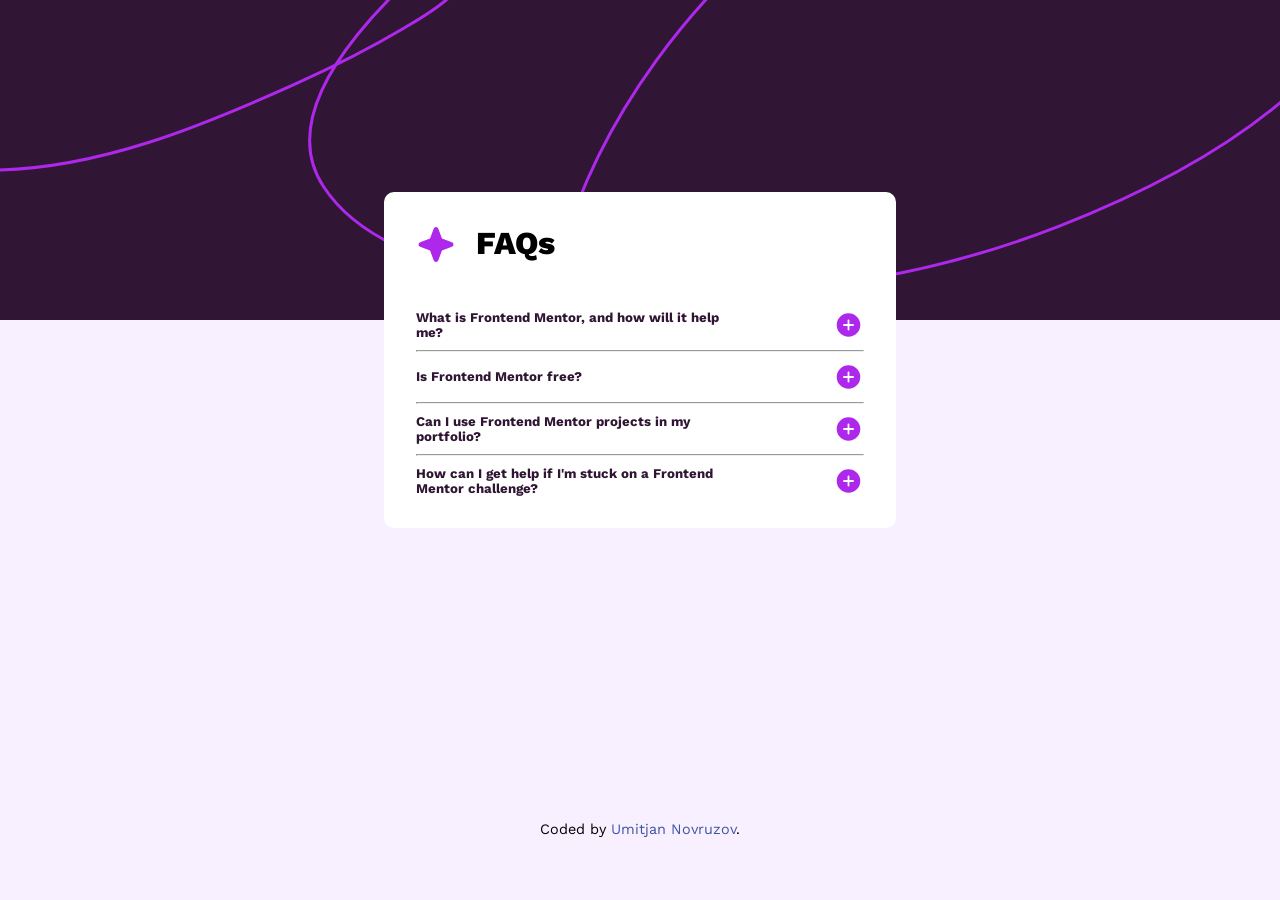
<file: faq_accordion/index.html>
<!DOCTYPE html>
<html lang="en">

<head>
  <meta charset="UTF-8">
  <meta name="viewport" content="width=device-width, initial-scale=1.0">

  <link rel="icon" type="image/png" sizes="32x32" href="./assets/images/icon.png">

  <title>Devonic | FAQ accordion</title>

  <link rel="stylesheet" href="styles.css">

</head>

<body>
  <img class="fon1" src="assets/images/background-pattern-mobile.svg" alt="Background">
  <img class="fon2" src="assets/images/background-pattern-desktop.svg" alt="Fon">

  <div class="contanier">
    <header>
      <img src="assets/images/icon-star.svg" alt="Star Icon">
      <h1>FAQs</h1>
    </header>


    <main>
      <details class="card">
        <summary>
          <h5>
            What is Frontend Mentor, and how will it help me?
          </h5>
        </summary>
        <p>Frontend Mentor offers realistic coding challenges to help developers improve their
          frontend coding skills with projects in HTML, CSS, and JavaScript. It's suitable for
          all levels and ideal for portfolio building.</p>
      </details>
      <hr>

      <details class="card">
        <summary>
          <h5>Is Frontend Mentor free?</h5>
        </summary>
        <p>Yes, Frontend Mentor offers both free and premium coding challenges, with the free
          option providing access to a range of projects suitable for all skill levels.</p>
      </details>
      <hr>

      <details class="card">
        <summary>
          <h5>Can I use Frontend Mentor projects in my portfolio?</h5>
        </summary>
        <p>Yes, you can use projects completed on Frontend Mentor in your portfolio. It's an excellent
          way to showcase your skills to potential employers!</p>
      </details>
      <hr>

      <details class="card">
        <summary>
          <h5>How can I get help if I'm stuck on a Frontend Mentor challenge?</h5>
        </summary>
        <p>The best place to get help is inside Frontend Mentor's Discord community. There's a help
          channel where you can ask questions and seek support from other community members.</p>
      </details>

    </main>
  </div>
  <footer class="attribution">
    Coded by <a href="https://umitjannovruzov.me">Umitjan Novruzov</a>.
  </footer>
</body>

</html>
</file>
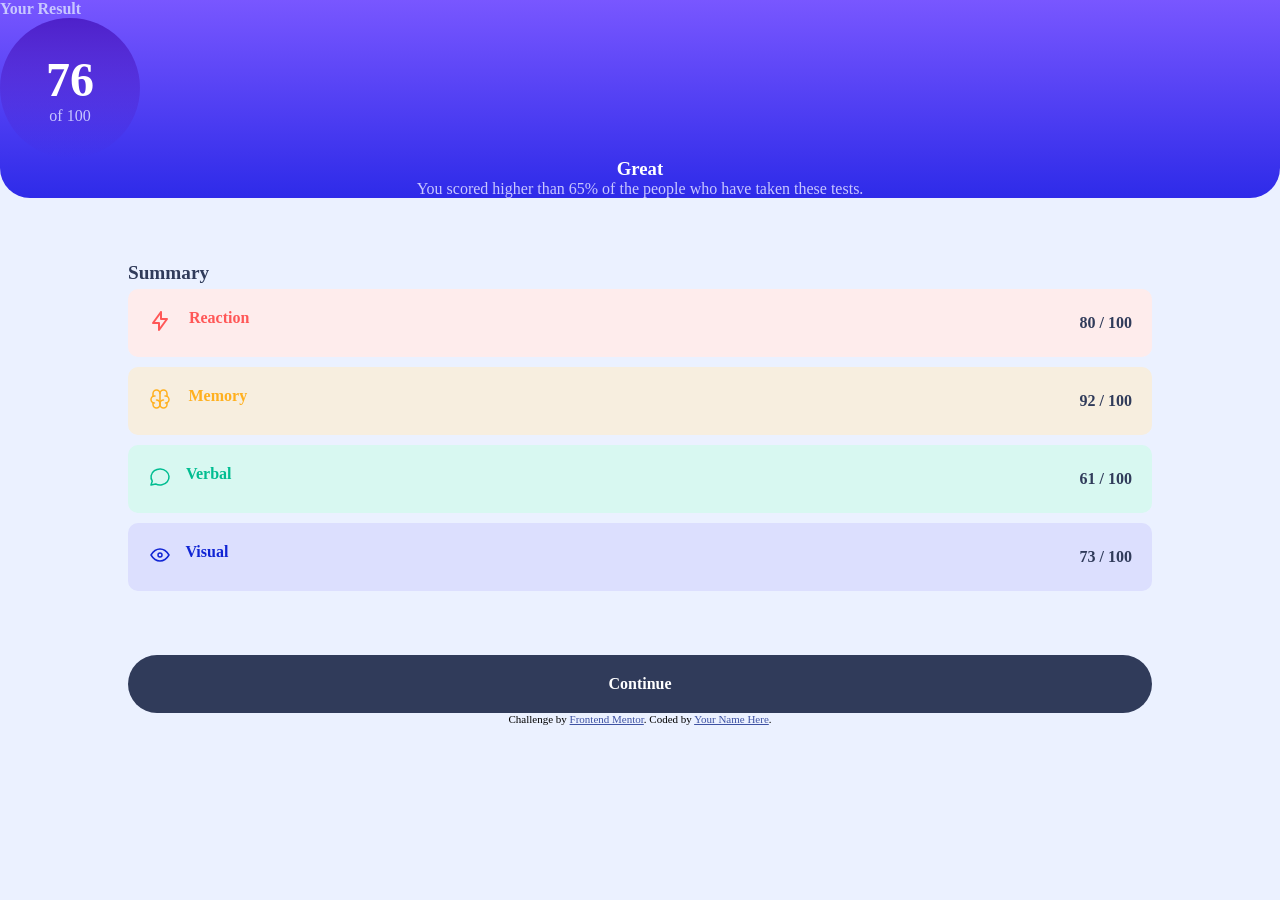
<file: results-summary-component-main/index.html>
<!DOCTYPE html>
<html lang="en">

<head>
  <meta charset="UTF-8">
  <meta name="viewport" content="width=device-width, initial-scale=1.0">


  <link rel="icon" type="image/png" sizes="32x32" href="./assets/images/favicon-32x32.png">

  <title>Devonic | Results summary component</title>

  <link rel="stylesheet" href="style.css">

</head>

<body>
  <main>
    <section class="header">
      <header>
        <h4>Your Result</h1>
      </header>

      <div class="score">
        <span>76</span>
        <p>of 100</p>
      </div>

      <div class="great">
        <h3>Great</h3>
        <p>You scored higher than 65% of the people who have taken these tests.</p>
      </div>
    </section>

    <section class="main">
      <h4>Summary</h4>

      <div class="cards">
        <div class="card card1">
          <div class="card-header">
            <div class="icon"><svg xmlns="http://www.w3.org/2000/svg" width="24" height="24" viewBox="0 0 24 24"
                fill="none" stroke="currentColor" stroke-width="2" stroke-linecap="round" stroke-linejoin="round"
                class="icon icon-tabler icons-tabler-outline icon-tabler-bolt">
                <path stroke="none" d="M0 0h24v24H0z" fill="none" />
                <path d="M13 3l0 7l6 0l-8 11l0 -7l-6 0l8 -11" />
              </svg></div>
            <span>Reaction</span>
          </div>
          <p><b>80</b> / 100</p>
        </div>

        <div class="card card2">
          <div class="card-header">
            <div class="icon">
              <svg xmlns="http://www.w3.org/2000/svg" width="24" height="24" viewBox="0 0 24 24" fill="none"
                stroke="currentColor" stroke-width="1.5" stroke-linecap="round" stroke-linejoin="round"
                class="icon icon-tabler icons-tabler-outline icon-tabler-brain">
                <path stroke="none" d="M0 0h24v24H0z" fill="none" />
                <path d="M15.5 13a3.5 3.5 0 0 0 -3.5 3.5v1a3.5 3.5 0 0 0 7 0v-1.8" />
                <path d="M8.5 13a3.5 3.5 0 0 1 3.5 3.5v1a3.5 3.5 0 0 1 -7 0v-1.8" />
                <path d="M17.5 16a3.5 3.5 0 0 0 0 -7h-.5" />
                <path d="M19 9.3v-2.8a3.5 3.5 0 0 0 -7 0" />
                <path d="M6.5 16a3.5 3.5 0 0 1 0 -7h.5" />
                <path d="M5 9.3v-2.8a3.5 3.5 0 0 1 7 0v10" />
              </svg>
            </div>
            <span>Memory</span>
          </div>
          <p><b>92</b> / 100</p>
        </div>

        <div class="card card3">
          <div class="card-header">
            <div class="icon"><svg xmlns="http://www.w3.org/2000/svg" width="24" height="24" viewBox="0 0 24 24"
                fill="none" stroke="currentColor" stroke-width="1.5" stroke-linecap="round" stroke-linejoin="round"
                class="icon icon-tabler icons-tabler-outline icon-tabler-message-circle">
                <path stroke="none" d="M0 0h24v24H0z" fill="none" />
                <path
                  d="M3 20l1.3 -3.9c-2.324 -3.437 -1.426 -7.872 2.1 -10.374c3.526 -2.501 8.59 -2.296 11.845 .48c3.255 2.777 3.695 7.266 1.029 10.501c-2.666 3.235 -7.615 4.215 -11.574 2.293l-4.7 1" />
              </svg></div>
            <span>Verbal</span>
          </div>
          <p><b>61</b> / 100</p>
        </div>

        <div class="card card4">
          <div class="card-header">
            <div class="icon"><svg xmlns="http://www.w3.org/2000/svg" width="24" height="24" viewBox="0 0 24 24"
                fill="none" stroke="currentColor" stroke-width="1.5" stroke-linecap="round" stroke-linejoin="round"
                class="icon icon-tabler icons-tabler-outline icon-tabler-eye">
                <path stroke="none" d="M0 0h24v24H0z" fill="none" />
                <path d="M10 12a2 2 0 1 0 4 0a2 2 0 0 0 -4 0" />
                <path d="M21 12c-2.4 4 -5.4 6 -9 6c-3.6 0 -6.6 -2 -9 -6c2.4 -4 5.4 -6 9 -6c3.6 0 6.6 2 9 6" />
              </svg></div>
            <span>Visual</span>
          </div>
          <p><b>73</b> / 100</p>
        </div>
      </div>
    </section>

    <div class="btn">
      <a href="#">Continue</a>

    </div>
  </main>

  <footer class="attribution">
    Challenge by <a href="https://www.frontendmentor.io?ref=challenge">Frontend Mentor</a>.
    Coded by <a href="#">Your Name Here</a>.
  </footer>
</body>

</html>
</file>
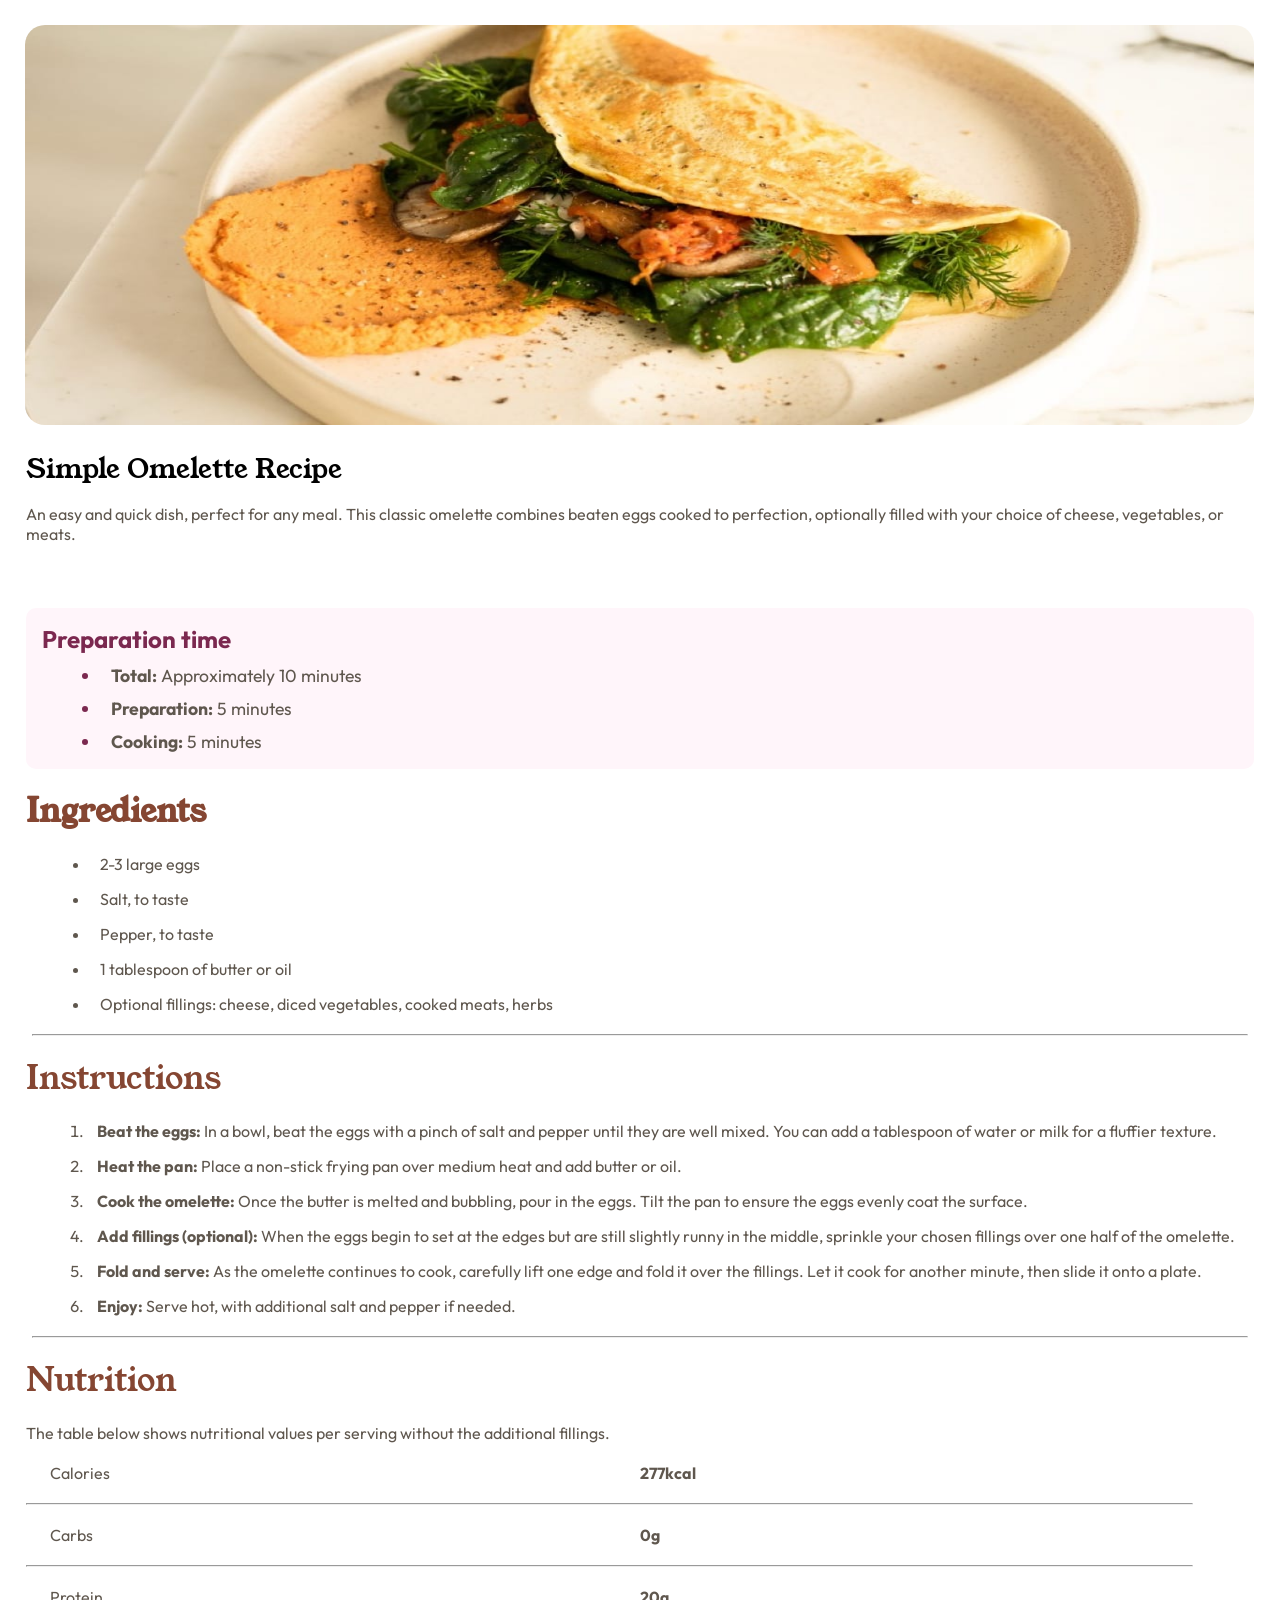
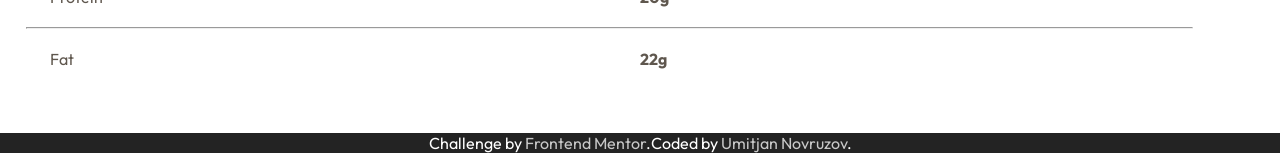
<file: Ricepe Single Page/index.html>
<!DOCTYPE html>
<html lang="en" translate="no">

<head>
  <meta charset="UTF-8">
  <meta name="viewport" content="width=device-width, initial-scale=1.0">


  <link rel="icon" type="image/png" sizes="32x32" href="./assets/images/favicon-32x32.png">

  <title>Frontend Mentor | Recipe page</title>
  <link rel="stylesheet" href="style.css">

</head>

<body>
  <img class="fon" src="./assets/images/image-omelette.jpeg" alt="Simple Omelette">
  <header>
    <h1>Simple Omelette Recipe</h1>

    <p>An easy and quick dish, perfect for any meal. This classic omelette combines beaten eggs
      cooked
      to perfection, optionally filled with your choice of cheese, vegetables, or meats.</p>

  </header>

  <main>
    <div class="box1">
      <p class="title1">Preparation time</p>
      <ul class="liste1">
        <li><strong>Total:</strong> Approximately 10 minutes</li>
        <li><strong>Preparation:</strong> 5 minutes</li>
        <li><strong>Cooking:</strong> 5 minutes</li>
      </ul>
    </div>

    <div class="box2">
      <p class="title2">Ingredients</p>
      <ul class="liste2">
        <li>2-3 large eggs</li>
        <li>Salt, to taste</li>
        <li>Pepper, to taste</li>
        <li>1 tablespoon of butter or oil</li>
        <li>Optional fillings: cheese, diced vegetables, cooked meats, herbs</li>
      </ul>
    </div>
    <hr>

    <div class="box3">
      <p class="title3">Instructions</p>
      <ol class="liste3">
        <li><strong>Beat the eggs:</strong> In a bowl, beat the eggs with a pinch of salt and pepper until they are well
          mixed.
          You can add a tablespoon of water or milk for a fluffier texture.
        </li>

        <li>
          <strong>Heat the pan:</strong> Place a non-stick frying pan over medium heat and add butter or oil.
        </li>

        <li>
          <strong>Cook the omelette:</strong> Once the butter is melted and bubbling, pour in the eggs. Tilt the pan to
          ensure
          the eggs evenly coat the surface.
        </li>

        <li>
          <strong>Add fillings (optional):</strong> When the eggs begin to set at the edges but are still slightly runny
          in the
          middle, sprinkle your chosen fillings over one half of the omelette.
        </li>

        <li>
          <strong>Fold and serve:</strong> As the omelette continues to cook, carefully lift one edge and fold it over
          the
          fillings. Let it cook for another minute, then slide it onto a plate.
        </li>

        <li><strong>Enjoy: </strong>Serve hot, with additional salt and pepper if needed.</li>
      </ol>
    </div>
    <hr>

    <div class="box4">
      <p class="title4">Nutrition</p>
      <p>The table below shows nutritional values per serving without the additional fillings.</p>
      <div class="box4-1">
        <p>Calories</p>
        <p><strong>277kcal</strong></p>
      </div>
      <hr>

      <div class="box4-2">
        <p>Carbs</p>
        <p><strong>0g</strong></p>
      </div>
      <hr>

      <div class="box4-3">
        <p>Protein</p>
        <p><strong>20g</strong></p>
      </div>
      <hr>

      <div class="box4-4">
        <p>Fat</p>
        <p><strong>22g</strong></p>
      </div>

    </div>
  </main>

  <footer class="attribution">
    <p>Challenge by <a href="https://www.frontendmentor.io?ref=challenge">Frontend Mentor</a>. </p>
    <p>Coded by <a href="https://umitjannovruzov.me">Umitjan Novruzov</a>. </p>
    <!-- <div class="media">
      <ul>
        <li><a href="">TikTok</a></li>
        <li><a href="">YouTube</a></li>
        <li><a href="">Github</a></li>
        <li><a href="https://umitjannovruzov.me">Web Site</a></li>
      </ul>
    </div> -->
  </footer>
</body>

</html>
</file>
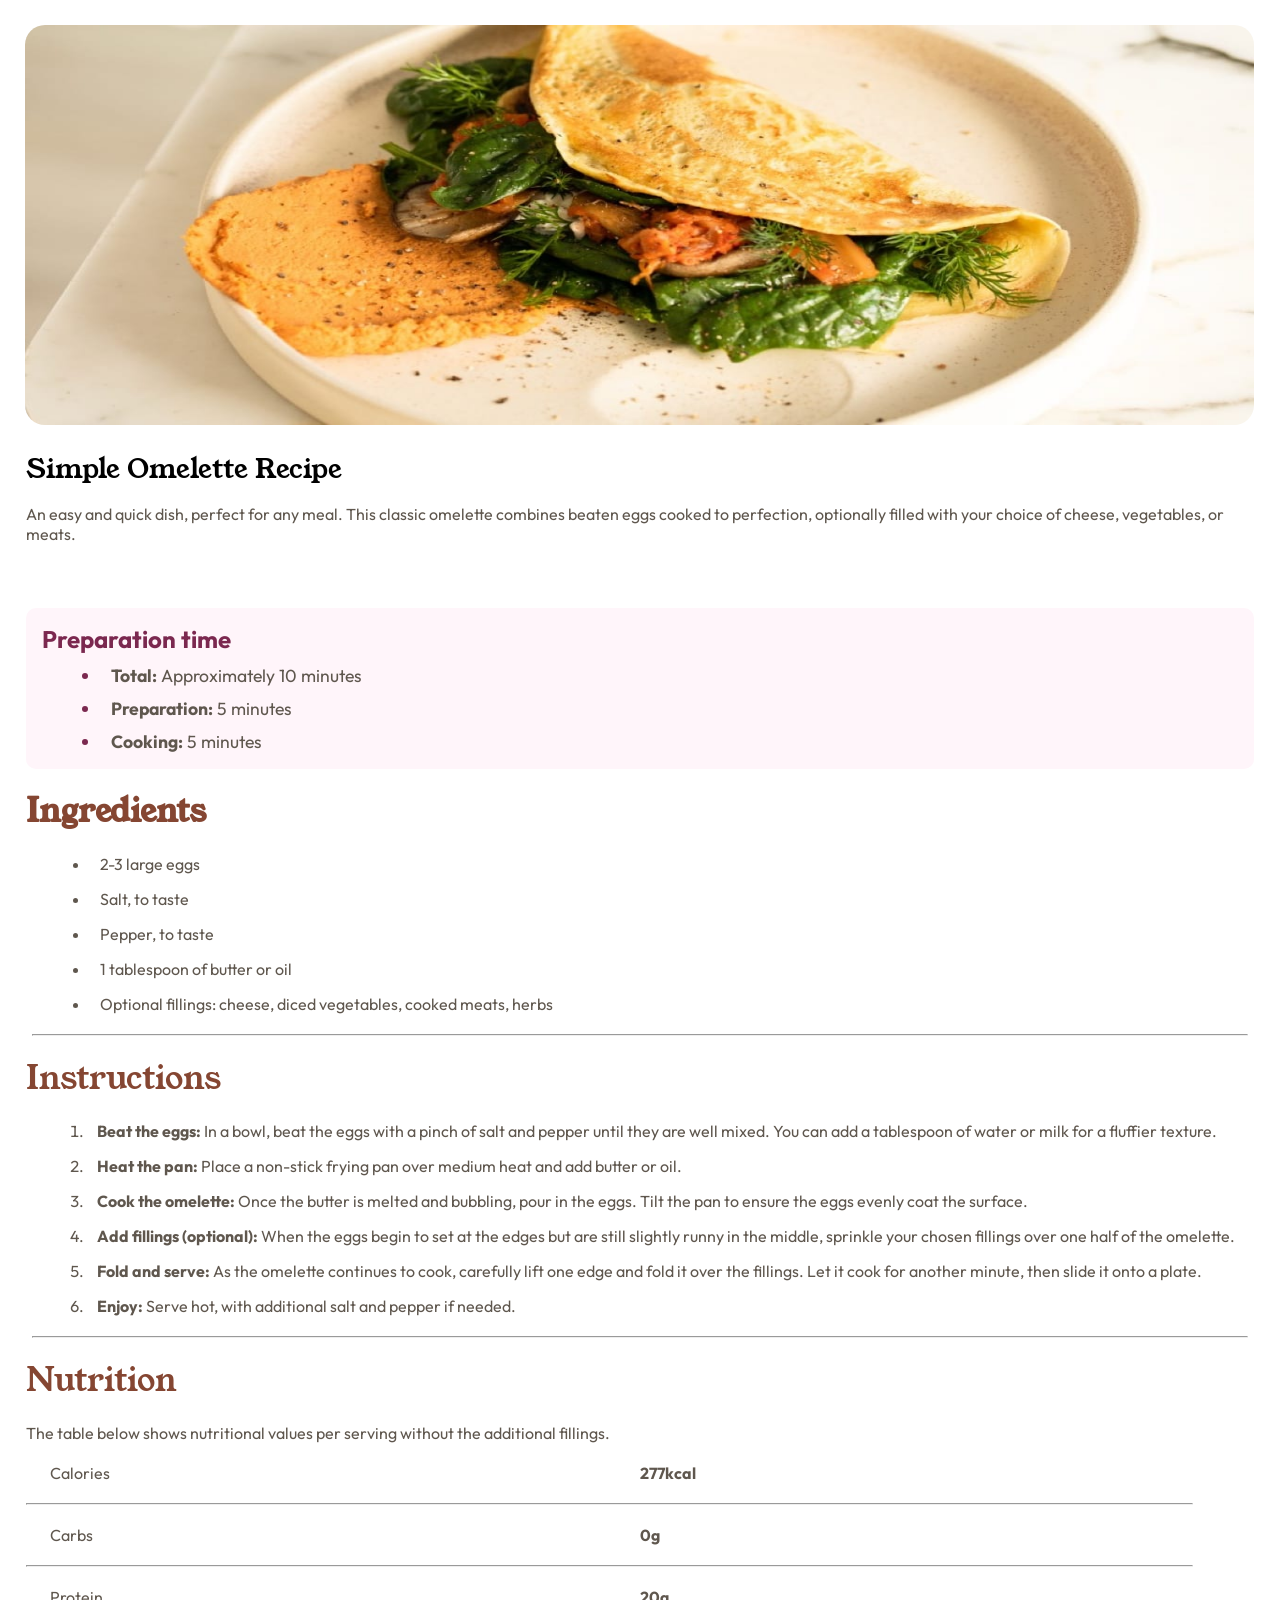
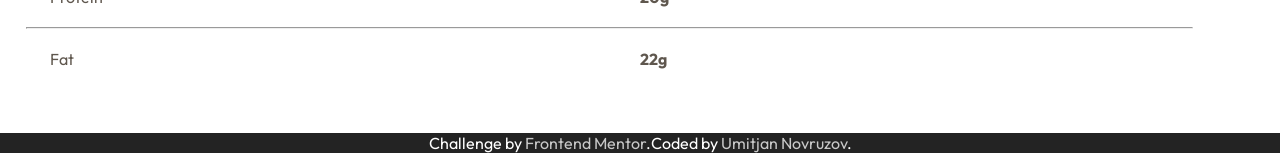
<file: Ricepe-Single-Page/index.html>
<!DOCTYPE html>
<html lang="en" translate="no">

<head>
  <meta charset="UTF-8">
  <meta name="viewport" content="width=device-width, initial-scale=1.0">


  <link rel="icon" type="image/png" sizes="32x32" href="./assets/images/icon.png">

  <title>Frontend Mentor | Recipe page</title>
  <link rel="stylesheet" href="style.css">

</head>

<body>
  <img class="fon" src="./assets/images/image-omelette.jpeg" alt="Simple Omelette">
  <header>
    <h1>Simple Omelette Recipe</h1>

    <p>An easy and quick dish, perfect for any meal. This classic omelette combines beaten eggs
      cooked
      to perfection, optionally filled with your choice of cheese, vegetables, or meats.</p>

  </header>

  <main>
    <div class="box1">
      <p class="title1">Preparation time</p>
      <ul class="liste1">
        <li><strong>Total:</strong> Approximately 10 minutes</li>
        <li><strong>Preparation:</strong> 5 minutes</li>
        <li><strong>Cooking:</strong> 5 minutes</li>
      </ul>
    </div>

    <div class="box2">
      <p class="title2">Ingredients</p>
      <ul class="liste2">
        <li>2-3 large eggs</li>
        <li>Salt, to taste</li>
        <li>Pepper, to taste</li>
        <li>1 tablespoon of butter or oil</li>
        <li>Optional fillings: cheese, diced vegetables, cooked meats, herbs</li>
      </ul>
    </div>
    <hr>

    <div class="box3">
      <p class="title3">Instructions</p>
      <ol class="liste3">
        <li><strong>Beat the eggs:</strong> In a bowl, beat the eggs with a pinch of salt and pepper until they are well
          mixed.
          You can add a tablespoon of water or milk for a fluffier texture.
        </li>

        <li>
          <strong>Heat the pan:</strong> Place a non-stick frying pan over medium heat and add butter or oil.
        </li>

        <li>
          <strong>Cook the omelette:</strong> Once the butter is melted and bubbling, pour in the eggs. Tilt the pan to
          ensure
          the eggs evenly coat the surface.
        </li>

        <li>
          <strong>Add fillings (optional):</strong> When the eggs begin to set at the edges but are still slightly runny
          in the
          middle, sprinkle your chosen fillings over one half of the omelette.
        </li>

        <li>
          <strong>Fold and serve:</strong> As the omelette continues to cook, carefully lift one edge and fold it over
          the
          fillings. Let it cook for another minute, then slide it onto a plate.
        </li>

        <li><strong>Enjoy: </strong>Serve hot, with additional salt and pepper if needed.</li>
      </ol>
    </div>
    <hr>

    <div class="box4">
      <p class="title4">Nutrition</p>
      <p>The table below shows nutritional values per serving without the additional fillings.</p>
      <div class="box4-1">
        <p>Calories</p>
        <p><strong>277kcal</strong></p>
      </div>
      <hr>

      <div class="box4-2">
        <p>Carbs</p>
        <p><strong>0g</strong></p>
      </div>
      <hr>

      <div class="box4-3">
        <p>Protein</p>
        <p><strong>20g</strong></p>
      </div>
      <hr>

      <div class="box4-4">
        <p>Fat</p>
        <p><strong>22g</strong></p>
      </div>

    </div>
  </main>

  <footer class="attribution">
    <p>Challenge by <a href="https://www.frontendmentor.io?ref=challenge">Frontend Mentor</a>. </p>
    <p>Coded by <a href="https://umitjannovruzov.me">Umitjan Novruzov</a>. </p>
    <!-- <div class="media">
      <ul>
        <li><a href="">TikTok</a></li>
        <li><a href="">YouTube</a></li>
        <li><a href="">Github</a></li>
        <li><a href="https://umitjannovruzov.me">Web Site</a></li>
      </ul>
    </div> -->
  </footer>
</body>

</html>
</file>
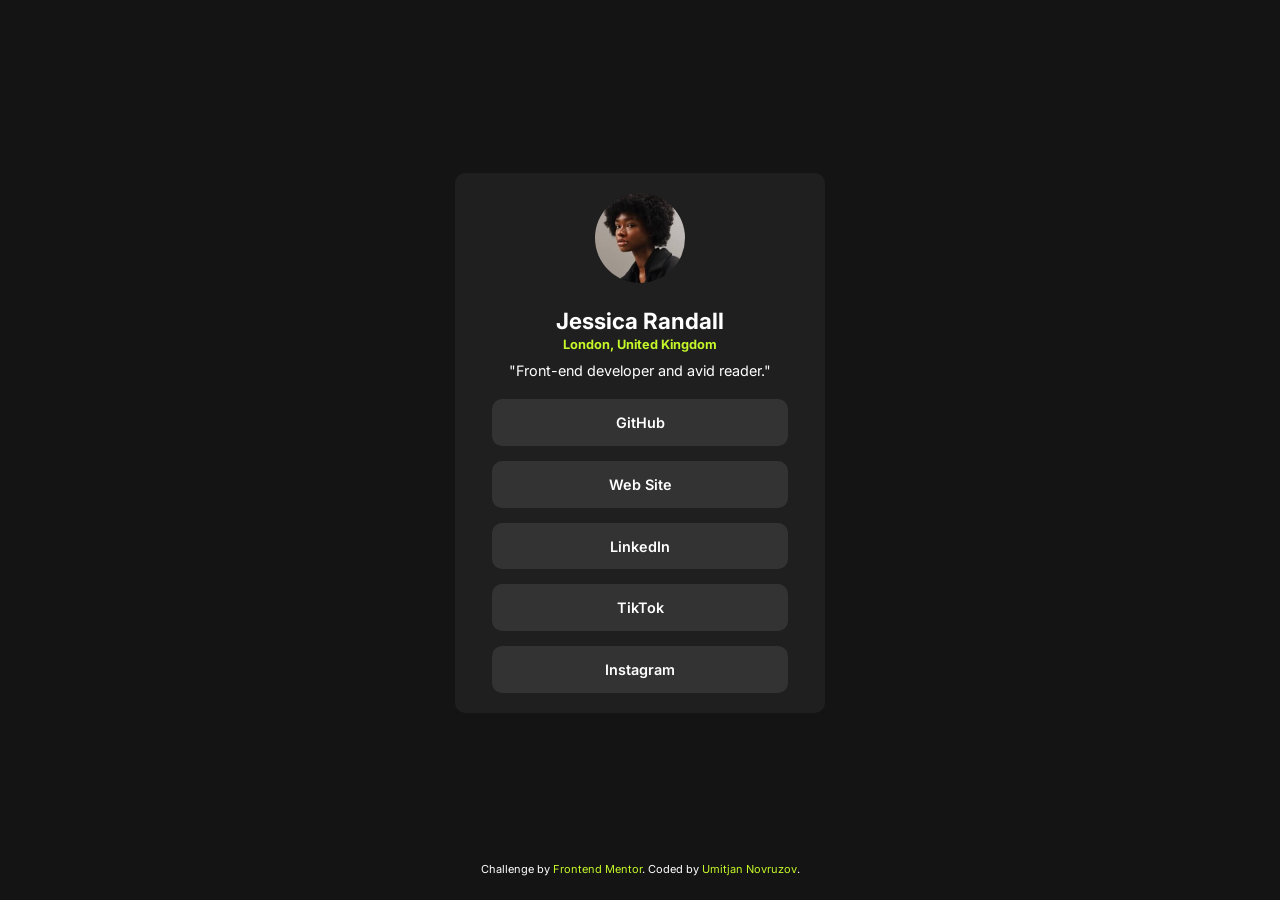
<file: social-links-profile-main/index.html>
<!DOCTYPE html>
<html lang="en">

<head>
  <meta charset="UTF-8">
  <meta name="viewport" content="width=device-width, initial-scale=1.0">
  <!-- displays site properly based on user's device -->

  <link rel="icon" type="image/png" sizes="32x32" href="./assets/images/icon.png">

  <title>Devonic | Social links profile</title>

  <link rel="stylesheet" href="styless.css">
</head>

<body>

  <div class="contanier">
    <div class="profile">
      <img src="assets/images/avatar-jessica.jpeg" alt="Jessica Avatar">
    </div>
    <header>
      <h1>Jessica Randall</h1>
      <h3>London, United Kingdom</h3>
      <p>"Front-end developer and avid reader."</p>
    </header>

    <main>
      <a href="https://github.com/devonicCEO" class="link">GitHub</a>
      <a href="https://umitjannovruzov.me" class="link">Web Site</a>
      <a href="https://www.linkedin.com/in/umitjan-devonic-88777b3a1/" class="link">LinkedIn</a>
      <a href="https://tiktok.com/devonic.ceo" class="link">TikTok</a>
      <a href="https://instagram.com/devonicCEO" class="link">Instagram</a>
    </main>
  </div>

  <footer class="attribution">
    Challenge by <a href="https://www.frontendmentor.io?ref=challenge">Frontend Mentor</a>.
    Coded by <a href="https://umitjannovruzov.me">Umitjan Novruzov</a>.
  </footer>
</body>

</html>
</file>
<file: faq_accordion/styles.css>
@import url("https://fonts.googleapis.com/css2?family=Work+Sans:wght@400;500;700&display=swap");

* {
  margin: 0;
  padding: 0;
  box-sizing: border-box;
}

body {
  background-color: hsl(275, 100%, 97%);
  min-height: 93vh;
  width: 100%;
  display: flex;
  flex-direction: column;
  font-family: "Work Sans", sans-serif;
  overflow-x: hidden;
}

.fon1 {
  z-index: -9;
  display: flex;
  justify-content: flex-start;
  align-items: flex-start;
  width: 100%;
  position: absolute;
  top: 0;
}

.fon2 {
  display: none;
}

header {
  display: flex;
  gap: 20px;
  margin-bottom: 10%;
}

h1,
h5 {
  font-weight: 800;
}

.contanier {
  background-color: hsl(0, 100%, 100%);
  margin-left: 2rem;
  margin-right: 2rem;
  padding: 2rem;
  display: flex;
  flex-direction: column;
  justify-content: flex-start;
  margin-top: 40%;
  border-radius: 10px;
}

main {
  display: grid;
  gap: 10px;
}

summary {
  list-style: none;
  display: flex;
  align-items: center;
  justify-content: space-between;
  cursor: pointer;
}

summary::after {
  content: "";
  display: inline-block;
  width: 30px;
  height: 30px;
  background-image: url("assets/images/icon-plus.svg");
  background-size: contain;
  background-repeat: no-repeat;
}

details[open] summary::after {
  background-image: url("assets/images/icon-minus.svg");
}

details[open] > p {
  margin-top: 5%;
}

h5 {
  width: 70%;
  font-weight: bold;
  color: hsl(292, 42%, 14%);
}

h5:hover {
  color: hsl(293, 100%, 29%);
}

p {
  color: hsl(292, 16%, 49%);
}

.attribution {
  font-size: 0.9rem;
  text-align: center;
  margin-top: auto;
}
.attribution a {
  color: hsl(228, 45%, 44%);
  text-decoration: none;
}

@media (min-width: 1024px) {
  .fon1 {
    display: none;
  }
  .fon2 {
    display: flex;
    position: absolute;
    z-index: -9;
  }

  .contanier {
    margin: 0;
    margin-top: 15%;
    margin-left: auto;
    margin-right: auto;
    width: 40%;
  }
}
</file>
<file: results-summary-component-main/style.css>
@import url("https://fonts.google.com/specimen/Hanken+Grotesk");

* {
  margin: 0;
  padding: 0;
  box-sizing: border-box;
  font-family: "Hanken Grotesk", self-serif;
}

body {
  background-color: hsl(221, 100%, 96%);
}

.header {
  background: linear-gradient(
    to bottom,
    hsl(252, 100%, 67%),
    hsl(241, 81%, 54%)
  );
  border-bottom-left-radius: 30px;
  border-bottom-right-radius: 30px;
  color: white;
}

.header h4 {
  color: hsl(241, 100%, 89%);
}

.score {
  background: linear-gradient(
    to bottom,
    hsla(256, 72%, 46%, 1),
    hsla(241, 72%, 46%, 0)
  );
  width: 140px;
  height: 140px;
  text-align: center;
  display: flex;
  flex-direction: column;
  justify-content: center;
  border-radius: 50%;
}

.score span {
  font-weight: bold;
  font-size: 3rem;
}

.score p {
  color: hsl(241, 100%, 89%);
}

.great {
  display: flex;
  flex-direction: column;
  align-items: center;
  justify-content: center;
}

.great p {
  color: hsl(241, 100%, 89%);
}

.main {
  display: flex;
  flex-direction: column;
  margin: 5% auto;
  width: 80%;
  height: 100%;
  gap: 5px;
  font-weight: bold;
}

.main h4 {
  color: hsl(224, 30%, 27%);
  font-size: 1.2rem;
}

.cards {
  display: flex;
  flex-direction: column;
  gap: 10px;
}

.card-header {
  display: flex;
  flex-direction: row;
  gap: 20%;
}

.card {
  width: 100%;
  display: flex;
  flex-direction: row;
  justify-content: space-between;
  align-items: center;
  padding: 20px;
  border-radius: 10px;
  font-weight: bold;
}

.card p {
  color: hsl(224, 30%, 27%);
}

.card1 {
  background-color: hsl(0, 90%, 96%);
  color: hsl(0, 100%, 67%);
}

.card2 {
  background-color: hsl(39, 59%, 92%);
  color: hsl(39, 100%, 56%);
}

.card3 {
  background-color: hsl(166, 71%, 91%);
  color: hsl(166, 100%, 37%);
}

.card4 {
  background-color: hsl(235, 94%, 93%);
  color: hsl(234, 85%, 45%);
}

.btn {
  width: 80%;
  padding: 20px 0;
  background-color: hsl(224, 30%, 27%);
  text-align: center;
  border-radius: 40px;
  margin: 0 auto;
}

.btn a {
  text-decoration: none;
  color: white;
  font-weight: bold;
}

@media (max-width: 768px) {
  .header {
    width: 100%;
    text-align: center;
    display: flex;
    flex-direction: column;
    align-items: center;
    gap: 20px;
  }

  .header h4 {
    margin-top: 20px;
  }

  .great {
    text-align: start;
    width: 65%;
    margin: 0 auto;
    margin-bottom: 5%;
    gap: 10px;
  }

  .great h3 {
    text-align: center;
    font-size: 1.5rem;
  }
}

.attribution {
  font-size: 0.6875rem;
  text-align: center;
}

.attribution a {
  color: hsl(228, 45%, 44%);
}
</file>
<file: Ricepe Single Page/style.css>
@font-face {
  font-family: "Outfit";
  src: url("./assets/fonts/outfit/Outfit-VariableFont_wght.ttf")
    format("truetype");
  font-weight: 400 700;
  font-style: normal;
  font-display: swap;
}

@font-face {
  font-family: "Young Serif";
  src: url("./assets/fonts/young-serif/YoungSerif-Regular.ttf")
    format("truetype");
  font-weight: 400;
  font-style: normal;
  font-display: swap;
}

* {
  margin: 0;
  padding: 0;
  box-sizing: border-box;
}

body {
  width: 100%;
  font-family: "Outfit", sans-serif;
  font-size: 16px;
  display: flex;
  flex-direction: column;
  color: hsl(30, 10%, 34%);
}
h1 {
  font-size: 1.7rem;
  text-align: start;
  font-family: "Young Serif", serif;
  font-weight: 400;
  color: #000;
}
.fon {
  width: 100%;
  height: auto;
  margin-bottom: 1rem;
}
header {
  margin-left: 10%;
  margin-right: 10%;
  display: flex;
  flex-direction: column;
  gap: 1rem;
}

/* Main Kismi */
main {
  width: 100%;
  height: 100%;
  display: flex;
  flex-direction: column;
  align-items: center;
  gap: 20px;
  margin-top: 5%;
}

/* Box 1 Start */
.box1 {
  display: flex;
  flex-direction: column;
  align-items: center;
  background-color: hsl(330, 100%, 98%);
  width: 80%;
  border-radius: 10px;
  gap: 10px;
  padding: 1rem;
}

.title1,
.title2 {
  color: hsl(332, 51%, 32%);
  font-weight: bold;
  display: flex;
  justify-content: flex-start;
  width: 100%;
  padding-left: 5%;
}

.liste1 {
  display: flex;
  flex-direction: column;
  gap: 10px;
}

.liste1 li::marker {
  color: hsl(332, 51%, 32%);
}
/* Box 1 End */

/* Box 2 Start */
.box2 {
  display: flex;
  align-items: center;
  flex-direction: column;
  padding: 8%;
  width: 100%;
  gap: 20px;
}

.liste2 {
  display: flex;
  flex-direction: column;
  align-items: flex-start;
  gap: 15px;
  padding-left: 9%;
}

.liste2 li {
  text-align: start;
}

.title2,
.title3,
.title4 {
  width: 100%;
  font-size: 2rem;

  font-family: "Young Serif", serif;
  color: hsl(14, 45%, 36%);
}
/* Box 2 End */

hr {
  width: 90%;
}

/* Box 3 Start */
.box3 {
  display: flex;
  flex-direction: column;
  padding: 0 8%;
  width: 100%;
  gap: 20px;
}

.liste3 {
  display: flex;
  flex-direction: column;

  padding-left: 5%;
  gap: 15px;
}
/* Box 3 End */

/* Box 4 Start */
.box4 {
  display: flex;
  flex-direction: column;
  justify-content: center;
  width: 100%;
  padding: 0 8%;
  gap: 20px;
  margin-bottom: 10%;
}

.box4-1,
.box4-2,
.box4-3,
.box4-4 {
  display: flex;
  justify-content: flex-start;
  padding: 0px 24px;
}

.box4 div p:first-child {
  flex: 1;
}

.box4 div p:last-child {
  flex: 1;
}

.box4 b {
  color: hsl(14, 45%, 36%);
}
/* Box 4 End */

/* Footer Start */
.attribution {
  display: flex;
  flex-direction: column;
  align-items: flex-start;
  padding: 0 20%;
  background: #232323;
  width: 100%;
  height: 40%;
  color: #fff;
  font-size: 1rem;
}

a:link {
  color: #c8c8c8;
  text-decoration: none;
}

li {
  padding-left: 10px;
}

@media (min-width: 1024px) {
  .fon {
    height: 400px;
    margin: 25px;
    width: 96%;
    border-radius: 20px;
  }
  header {
    margin: 0;
    margin-left: 2%;
    margin-right: 3%;
  }
  .box1 {
    width: 96%;
    margin: 0 3% 0 3%;
    display: flex;
    align-items: start;
    justify-content: flex-start;
  }
  .title1,
  .title2 {
    padding: 0;
    font-size: 1.5rem;
  }
  .liste1 {
    padding-left: 5%;
    font-size: 1.1rem;
  }
  /* Box 1 End */

  .box2 {
    padding: 0;
    align-items: flex-start;
  }
  .liste2 {
    padding-left: 7%;
  }

  .title2 {
    padding-left: 2%;
    font-size: 2rem;
  }
  /* Box 2 End */

  .box3 {
    padding: 0 2%;
  }
  /* Box 3 End */

  .box4 {
    padding: 0 2%;
    margin-bottom: 5%;
  }

  .attribution {
    flex-direction: row;
    justify-content: center;
  }

  hr {
    width: 95%;
  }
}
</file>
<file: Ricepe-Single-Page/style.css>
@font-face {
  font-family: "Outfit";
  src: url("./assets/fonts/outfit/Outfit-VariableFont_wght.ttf")
    format("truetype");
  font-weight: 400 700;
  font-style: normal;
  font-display: swap;
}

@font-face {
  font-family: "Young Serif";
  src: url("./assets/fonts/young-serif/YoungSerif-Regular.ttf")
    format("truetype");
  font-weight: 400;
  font-style: normal;
  font-display: swap;
}

* {
  margin: 0;
  padding: 0;
  box-sizing: border-box;
}

body {
  width: 100%;
  font-family: "Outfit", sans-serif;
  font-size: 16px;
  display: flex;
  flex-direction: column;
  color: hsl(30, 10%, 34%);
}
h1 {
  font-size: 1.7rem;
  text-align: start;
  font-family: "Young Serif", serif;
  font-weight: 400;
  color: #000;
}
.fon {
  width: 100%;
  height: auto;
  margin-bottom: 1rem;
}
header {
  margin-left: 10%;
  margin-right: 10%;
  display: flex;
  flex-direction: column;
  gap: 1rem;
}

/* Main Kismi */
main {
  width: 100%;
  height: 100%;
  display: flex;
  flex-direction: column;
  align-items: center;
  gap: 20px;
  margin-top: 5%;
}

/* Box 1 Start */
.box1 {
  display: flex;
  flex-direction: column;
  align-items: center;
  background-color: hsl(330, 100%, 98%);
  width: 80%;
  border-radius: 10px;
  gap: 10px;
  padding: 1rem;
}

.title1,
.title2 {
  color: hsl(332, 51%, 32%);
  font-weight: bold;
  display: flex;
  justify-content: flex-start;
  width: 100%;
  padding-left: 5%;
}

.liste1 {
  display: flex;
  flex-direction: column;
  gap: 10px;
}

.liste1 li::marker {
  color: hsl(332, 51%, 32%);
}
/* Box 1 End */

/* Box 2 Start */
.box2 {
  display: flex;
  align-items: center;
  flex-direction: column;
  padding: 8%;
  width: 100%;
  gap: 20px;
}

.liste2 {
  display: flex;
  flex-direction: column;
  align-items: flex-start;
  gap: 15px;
  padding-left: 9%;
}

.liste2 li {
  text-align: start;
}

.title2,
.title3,
.title4 {
  width: 100%;
  font-size: 2rem;

  font-family: "Young Serif", serif;
  color: hsl(14, 45%, 36%);
}
/* Box 2 End */

hr {
  width: 90%;
}

/* Box 3 Start */
.box3 {
  display: flex;
  flex-direction: column;
  padding: 0 8%;
  width: 100%;
  gap: 20px;
}

.liste3 {
  display: flex;
  flex-direction: column;

  padding-left: 5%;
  gap: 15px;
}
/* Box 3 End */

/* Box 4 Start */
.box4 {
  display: flex;
  flex-direction: column;
  justify-content: center;
  width: 100%;
  padding: 0 8%;
  gap: 20px;
  margin-bottom: 10%;
}

.box4-1,
.box4-2,
.box4-3,
.box4-4 {
  display: flex;
  justify-content: flex-start;
  padding: 0px 24px;
}

.box4 div p:first-child {
  flex: 1;
}

.box4 div p:last-child {
  flex: 1;
}

.box4 b {
  color: hsl(14, 45%, 36%);
}
/* Box 4 End */

/* Footer Start */
.attribution {
  display: flex;
  flex-direction: column;
  align-items: flex-start;
  padding: 0 20%;
  background: #232323;
  width: 100%;
  height: 40%;
  color: #fff;
  font-size: 1rem;
}

a:link {
  color: #c8c8c8;
  text-decoration: none;
}

li {
  padding-left: 10px;
}

@media (min-width: 1024px) {
  .fon {
    height: 400px;
    margin: 25px;
    width: 96%;
    border-radius: 20px;
  }
  header {
    margin: 0;
    margin-left: 2%;
    margin-right: 3%;
  }
  .box1 {
    width: 96%;
    margin: 0 3% 0 3%;
    display: flex;
    align-items: start;
    justify-content: flex-start;
  }
  .title1,
  .title2 {
    padding: 0;
    font-size: 1.5rem;
  }
  .liste1 {
    padding-left: 5%;
    font-size: 1.1rem;
  }
  /* Box 1 End */

  .box2 {
    padding: 0;
    align-items: flex-start;
  }
  .liste2 {
    padding-left: 7%;
  }

  .title2 {
    padding-left: 2%;
    font-size: 2rem;
  }
  /* Box 2 End */

  .box3 {
    padding: 0 2%;
  }
  /* Box 3 End */

  .box4 {
    padding: 0 2%;
    margin-bottom: 5%;
  }

  .attribution {
    flex-direction: row;
    justify-content: center;
  }

  hr {
    width: 95%;
  }
}
</file>
<file: social-links-profile-main/styless.css>
@import url("https://fonts.googleapis.com/css2?family=Inter:wght@400;600;700&display=swap");

* {
  margin: 0;
  padding: 0;
  box-sizing: border-box;
}

body {
  background-color: hsl(0, 0%, 8%);
  font-family: "Inter", sans-serif;
  color: #fff;
  min-height: 100vh;
  display: grid;
  grid-template-rows: 1fr auto;
  justify-items: center;
  align-items: center;
  padding: 24px;
}

.contanier {
  background-color: hsl(0, 0%, 12%);
  width: 100%;
  height: auto;
  display: flex;
  flex-direction: column;
  align-items: center;
  border-radius: 10px;
  gap: 20px;
  padding: 20px;
  text-align: center;
}

.profile img {
  width: 100px;
  height: 100px;
  border-radius: 100%;
}

main {
  display: flex;
  flex-direction: column;
  align-items: center;
  gap: 15px;
  width: 90%;
}

.link {
  background-color: hsl(0, 0%, 20%);
  text-decoration: none;
  width: 100%;
  color: #fff;
  padding: 5% 15%;
  border-radius: 10px;
  font-weight: 600;
}

.link:active {
  background-color: hsl(75, 94%, 57%);
  color: #000;
}

h1 {
  font-size: 1.5rem;
}

h3 {
  font-size: 0.8rem;
  color: hsl(75, 94%, 57%);
  padding: 1%;
}

p {
  padding-top: 3%;
}

.attribution {
  font-size: 0.6875rem;
  text-align: center;
  width: 100%;
}
.attribution a {
  color: hsl(75, 94%, 57%);
  text-decoration: none;
}

@media (min-width: 1024px) {
  .contanier {
    width: 30%;
  }

  .profile img {
    width: 90px;
    height: 90px;
  }

  h1 {
    font-size: 1.4rem;
  }

  main {
    font-size: 0.9rem;
  }

  p {
    font-size: 0.9rem;
  }

  .link {
    padding: 5% 10%;
  }
}
</file>
